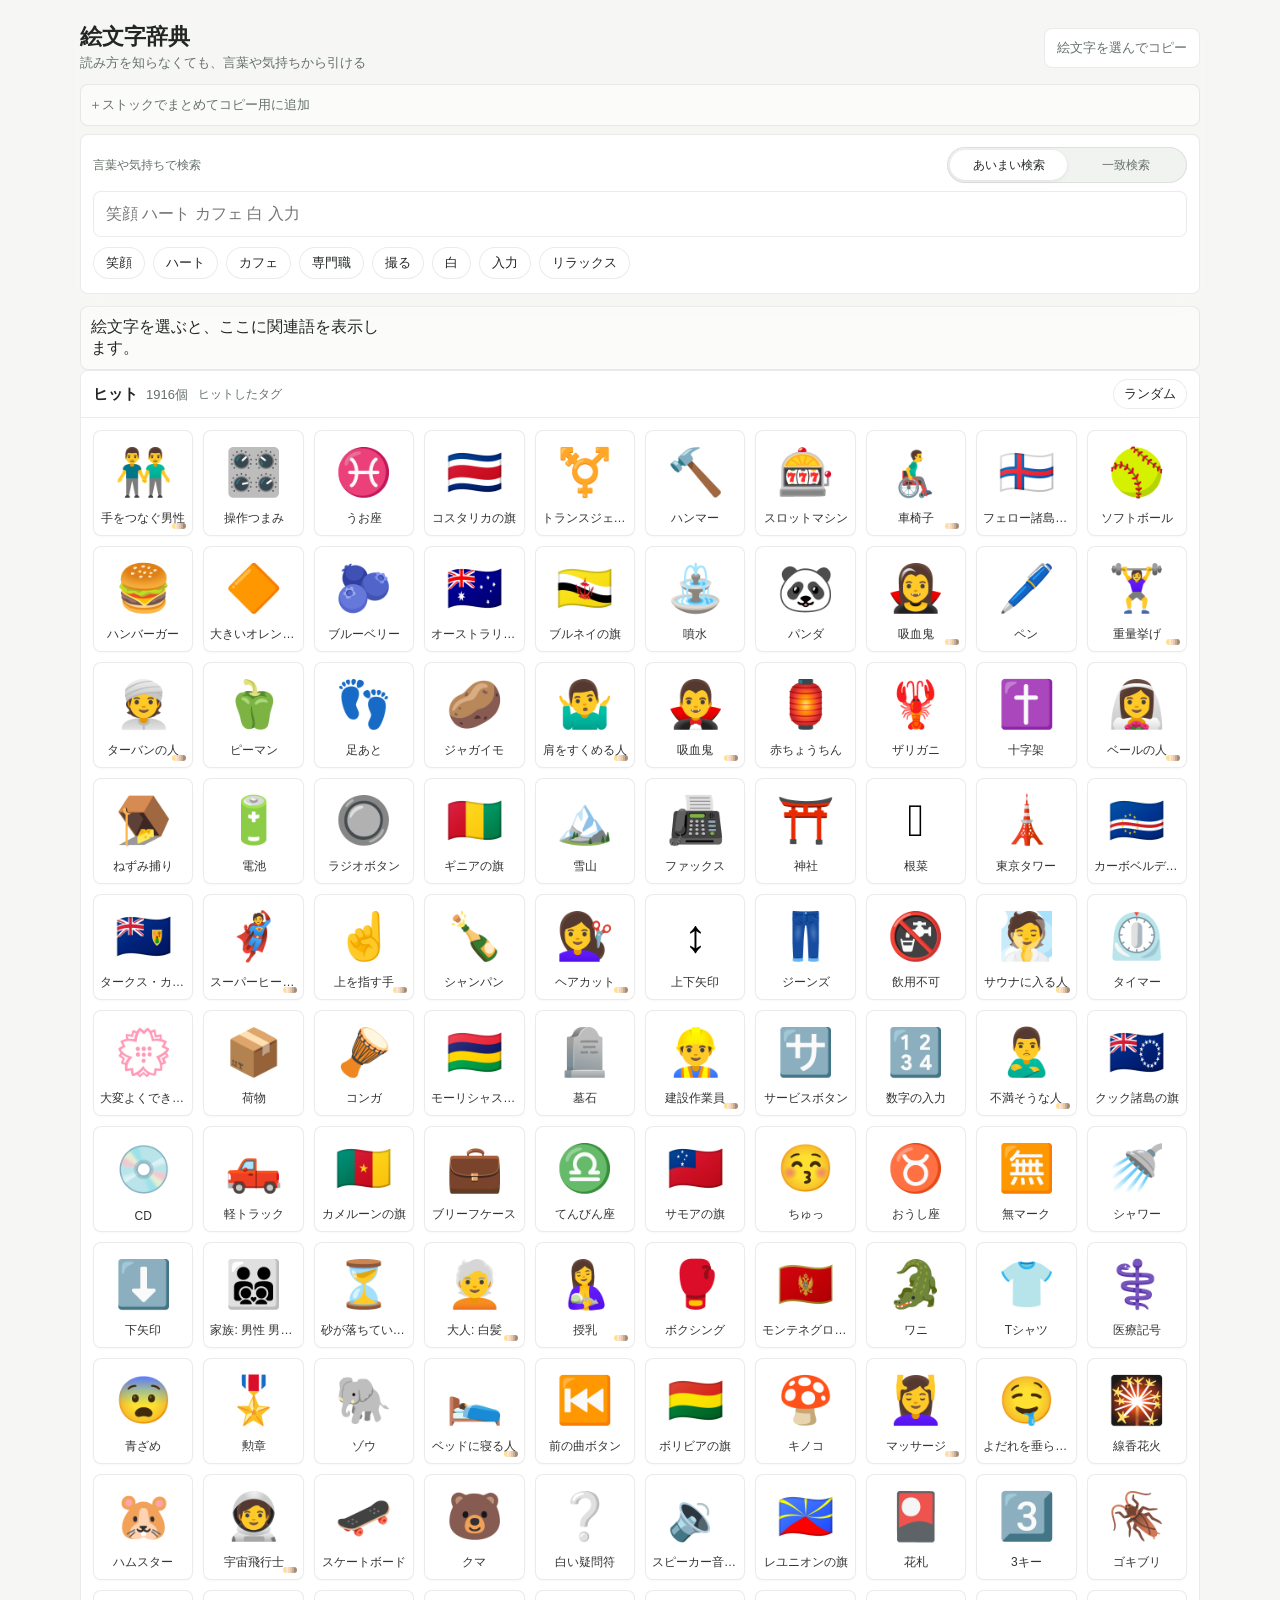
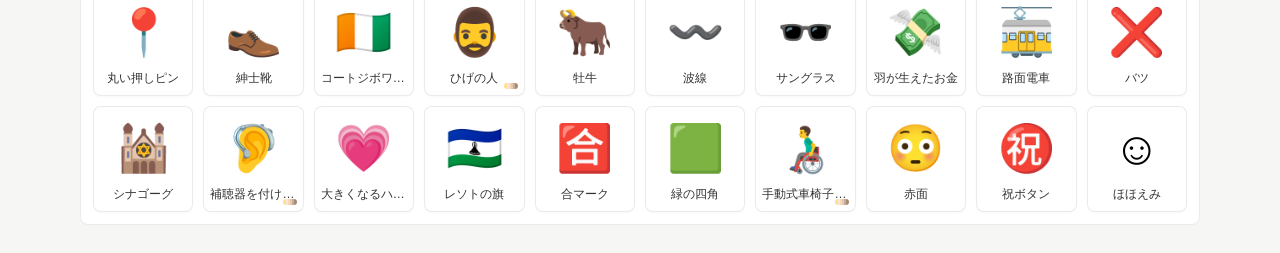
<file: dev/index.html>
<!doctype html>
<html lang="ja">
  <head>
    <meta charset="utf-8">
    <meta name="viewport" content="width=device-width, initial-scale=1">
    <meta name="description" content="読み方を知らなくても、言葉や気持ちから引ける絵文字辞典です。">
    <title>絵文字辞典 dev</title>
    <link rel="stylesheet" href="./styles.css">
  </head>
  <body>
    <main class="app-shell">
      <div class="sticky-workbench">
        <header class="topbar">
          <div>
            <h1>絵文字辞典</h1>
            <p>読み方を知らなくても、言葉や気持ちから引ける</p>
          </div>
          <button id="copyButton" class="copy-button" type="button" disabled>絵文字を選んでコピー</button>
        </header>

        <div id="stockWorkbench" class="stock-workbench stock-empty">＋ストックでまとめてコピー用に追加</div>

        <section class="search-panel" aria-label="検索">
          <div class="search-row">
            <label class="search-label" for="searchInput">言葉や気持ちで検索</label>
            <div class="search-mode" role="group" aria-label="検索方法">
              <button id="fuzzyModeButton" class="mode-button is-active" type="button">あいまい検索</button>
              <button id="exactModeButton" class="mode-button" type="button">一致検索</button>
            </div>
          </div>
          <input id="searchInput" type="search" autocomplete="off" placeholder="笑顔 ハート カフェ 白 入力">
          <div id="quickTags" class="quick-tags" aria-label="候補タグ"></div>
        </section>
      </div>

      <div id="selectedInline" class="selected-inline selected-empty">絵文字を選ぶと、ここに関連語を表示します。</div>

      <section class="result-pane" aria-label="検索結果">
        <div class="pane-heading">
          <div class="pane-title-line">
            <h2>ヒット</h2>
            <span id="resultCount" class="result-count">0個</span>
          </div>
          <div id="hitTags" class="hit-tags" aria-label="ヒットしたタグ"></div>
          <div class="pane-actions">
            <button id="randomResultsButton" class="random-button" type="button">ランダム</button>
          </div>
        </div>
        <div id="results" class="emoji-grid"></div>
      </section>
    </main>

    <script src="./data/emoji-data.js"></script>
    <script src="./app.js"></script>
  </body>
</html>
</file>
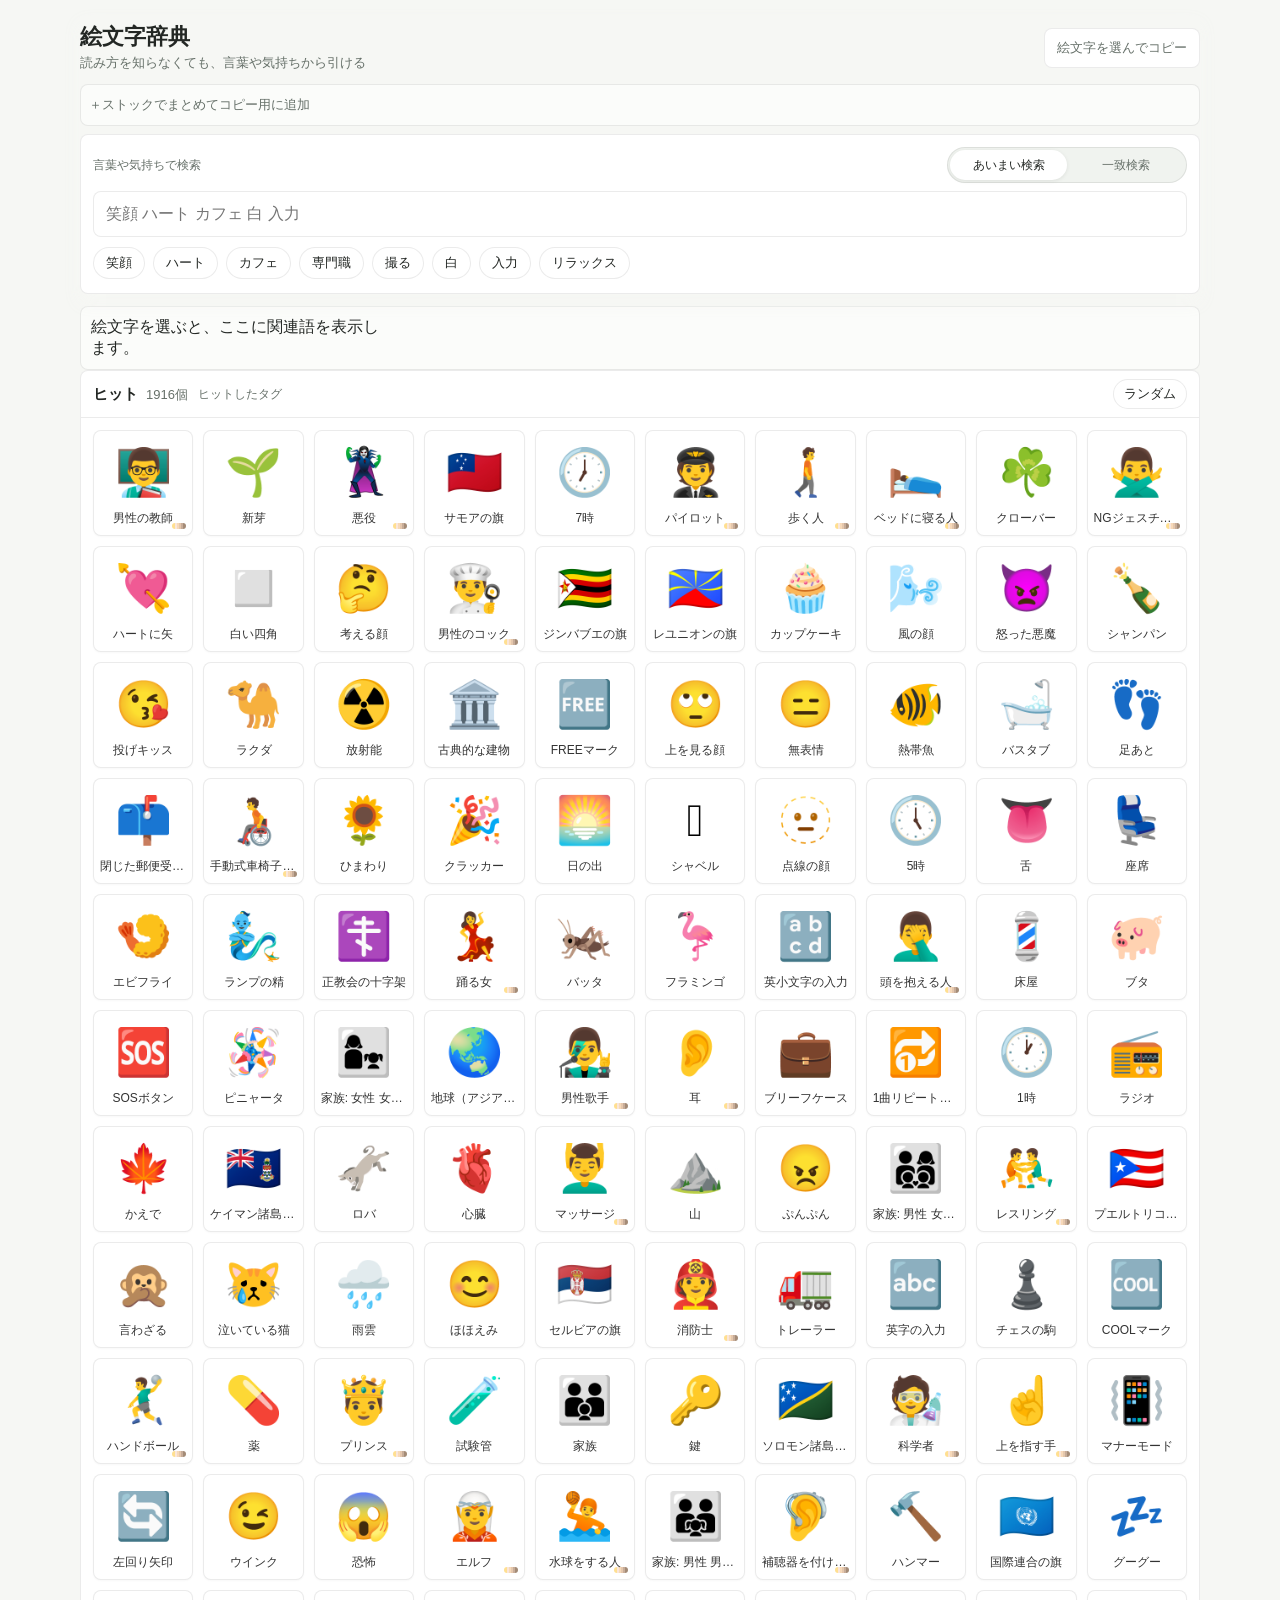
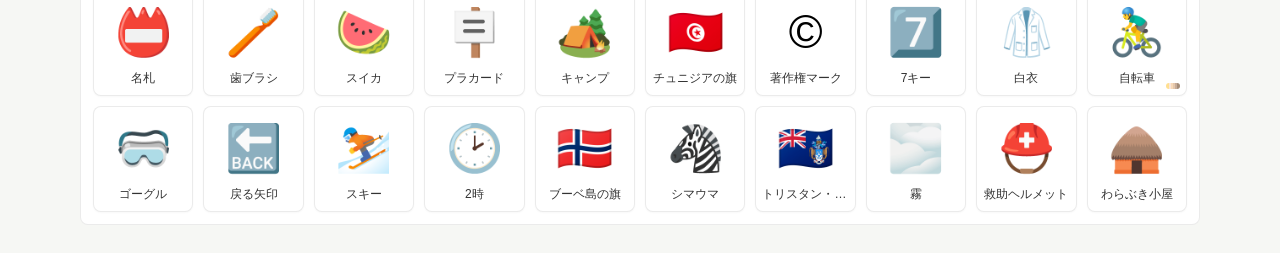
<file: site/index.html>
<!doctype html>
<html lang="ja">
  <head>
    <meta charset="utf-8">
    <meta name="viewport" content="width=device-width, initial-scale=1">
    <meta name="description" content="読み方を知らなくても、言葉や気持ちから引ける絵文字辞典です。">
    <title>絵文字辞典</title>
    <link rel="stylesheet" href="./styles.css">
  </head>
  <body>
    <main class="app-shell">
      <div class="sticky-workbench">
        <header class="topbar">
          <div>
            <h1>絵文字辞典</h1>
            <p>読み方を知らなくても、言葉や気持ちから引ける</p>
          </div>
          <button id="copyButton" class="copy-button" type="button" disabled>絵文字を選んでコピー</button>
        </header>

        <div id="stockWorkbench" class="stock-workbench stock-empty">＋ストックでまとめてコピー用に追加</div>

        <section class="search-panel" aria-label="検索">
          <div class="search-row">
            <label class="search-label" for="searchInput">言葉や気持ちで検索</label>
            <div class="search-mode" role="group" aria-label="検索方法">
              <button id="fuzzyModeButton" class="mode-button is-active" type="button">あいまい検索</button>
              <button id="exactModeButton" class="mode-button" type="button">一致検索</button>
            </div>
          </div>
          <input id="searchInput" type="search" autocomplete="off" placeholder="笑顔 ハート カフェ 白 入力">
          <div id="quickTags" class="quick-tags" aria-label="候補タグ"></div>
        </section>
      </div>

      <div id="selectedInline" class="selected-inline selected-empty">絵文字を選ぶと、ここに関連語を表示します。</div>

      <section class="result-pane" aria-label="検索結果">
        <div class="pane-heading">
          <div class="pane-title-line">
            <h2>ヒット</h2>
            <span id="resultCount" class="result-count">0個</span>
          </div>
          <div id="hitTags" class="hit-tags" aria-label="ヒットしたタグ"></div>
          <div class="pane-actions">
            <button id="randomResultsButton" class="random-button" type="button">ランダム</button>
          </div>
        </div>
        <div id="results" class="emoji-grid"></div>
      </section>
    </main>

    <script src="./data/emoji-data.js"></script>
    <script src="./app.js"></script>
  </body>
</html>
</file>
<file: dev/styles.css>
:root {
  color-scheme: light;
  --bg: #f6f7f4;
  --surface: #ffffff;
  --muted-surface: #f0f3ef;
  --line: rgba(0, 0, 0, 0.08);
  --line-strong: rgba(0, 0, 0, 0.16);
  --text: #232724;
  --muted: #667069;
  --accent: #0f766e;
  --accent-soft: rgba(15, 118, 110, 0.1);
  --shadow: 0 8px 28px rgba(35, 39, 36, 0.12);
}

* {
  box-sizing: border-box;
}

body {
  margin: 0;
  min-height: 100vh;
  background: var(--bg);
  color: var(--text);
  font-family: "Segoe UI", "Yu Gothic UI", "Meiryo", sans-serif;
}

button,
input {
  font: inherit;
}

button {
  -webkit-tap-highlight-color: transparent;
}

.app-shell {
  width: min(100% - 20px, 1120px);
  margin: 0 auto;
  padding: 16px 0 28px;
}

.sticky-workbench {
  position: sticky;
  top: 0;
  z-index: 20;
  background: var(--bg);
  padding-top: 8px;
  margin-top: -8px;
  box-shadow: 0 8px 16px rgba(246, 247, 244, 0.92);
}

.topbar {
  display: flex;
  align-items: center;
  justify-content: space-between;
  gap: 12px;
  margin-bottom: 12px;
}

h1,
h2,
p {
  margin: 0;
}

h1 {
  font-size: 22px;
  line-height: 1.2;
}

.topbar p {
  margin-top: 4px;
  color: var(--muted);
  font-size: 13px;
}

.copy-button,
.tag-button,
.random-button,
.wide-button {
  border: 1px solid var(--line);
  border-radius: 8px;
  background: var(--surface);
  color: var(--text);
  cursor: pointer;
}

.copy-button {
  min-width: 150px;
  min-height: 40px;
  padding: 0 12px;
  font-size: 13px;
  white-space: nowrap;
}

.copy-button:not(:disabled) {
  background: var(--accent);
  border-color: var(--accent);
  color: #fff;
}

.copy-button:disabled {
  color: var(--muted);
  cursor: not-allowed;
}

.search-panel {
  background: var(--surface);
  border: 1px solid var(--line);
  border-radius: 8px;
  padding: 12px;
  margin-bottom: 12px;
}

.search-row {
  display: flex;
  align-items: center;
  justify-content: space-between;
  gap: 10px;
  margin-bottom: 8px;
}

.search-label {
  flex: 0 0 auto;
  color: var(--muted);
  font-size: 12px;
}

.search-mode {
  display: grid;
  grid-template-columns: 1fr 1fr;
  width: min(100%, 240px);
  border: 1px solid var(--line);
  border-radius: 999px;
  background: var(--muted-surface);
  padding: 2px;
}

.mode-button {
  min-height: 30px;
  border: 0;
  border-radius: 999px;
  background: transparent;
  color: var(--muted);
  cursor: pointer;
  font-size: 12px;
}

.mode-button.is-active {
  background: var(--surface);
  color: var(--text);
  box-shadow: 0 1px 4px rgba(0, 0, 0, 0.08);
}

#searchInput {
  width: 100%;
  min-height: 46px;
  border: 1px solid var(--line);
  border-radius: 8px;
  padding: 0 12px;
  font-size: 16px;
  outline: none;
}

#searchInput:focus {
  border-color: var(--accent);
  box-shadow: 0 0 0 3px var(--accent-soft);
}

.quick-tags {
  display: flex;
  gap: 8px;
  margin-top: 10px;
  overflow-x: auto;
  padding-bottom: 2px;
  scrollbar-width: none;
}

.quick-tags::-webkit-scrollbar {
  display: none;
}

.tag-button {
  flex: 0 0 auto;
  min-height: 32px;
  border-radius: 999px;
  padding: 0 12px;
  font-size: 13px;
}

.result-pane {
  background: var(--surface);
  border: 1px solid var(--line);
  border-radius: 8px;
  overflow: hidden;
}

.pane-heading {
  display: flex;
  align-items: center;
  justify-content: space-between;
  gap: 10px;
  border-bottom: 1px solid var(--line);
  padding: 8px 12px;
}

.pane-title-line {
  display: flex;
  align-items: baseline;
  flex: 0 0 auto;
  gap: 8px;
  white-space: nowrap;
}

.pane-title-line h2 {
  font-size: 15px;
}

.result-count {
  color: var(--muted);
  font-size: 13px;
  font-variant-numeric: tabular-nums;
}

.hit-tags {
  display: flex;
  flex: 1 1 auto;
  gap: 6px;
  min-width: 0;
  overflow-x: auto;
  scrollbar-width: none;
}

.hit-tags::-webkit-scrollbar {
  display: none;
}

.hit-tags-label {
  flex: 0 0 auto;
  color: var(--muted);
  font-size: 12px;
  line-height: 30px;
}

.hit-tag-button {
  flex: 0 0 auto;
  min-height: 30px;
  border: 1px solid var(--line);
  border-radius: 999px;
  background: var(--accent-soft);
  color: var(--accent);
  padding: 0 10px;
  cursor: pointer;
  font-size: 12px;
}

.pane-actions {
  display: flex;
  align-items: center;
  gap: 8px;
}

.random-button {
  min-height: 30px;
  border-radius: 999px;
  padding: 0 10px;
  font-size: 13px;
}

.random-button:disabled {
  color: var(--muted);
  cursor: not-allowed;
}

.emoji-grid {
  display: grid;
  grid-template-columns: repeat(4, minmax(0, 1fr));
  gap: 8px;
  padding: 10px;
}

.emoji-card {
  position: relative;
  display: grid;
  grid-template-rows: 1fr auto;
  place-items: center;
  gap: 6px;
  min-width: 0;
  min-height: 94px;
  border: 1px solid var(--line);
  border-radius: 8px;
  background: var(--surface);
  padding: 8px 6px;
  cursor: pointer;
  box-shadow: 0 1px 2px rgba(0, 0, 0, 0.03);
}

.emoji-card:active,
.emoji-card:hover {
  border-color: var(--line-strong);
  background: #fafafa;
}

.emoji-card.is-selected {
  border-color: var(--accent);
  background: var(--accent-soft);
}

.emoji-card.is-stocked {
  border-color: rgba(15, 118, 110, 0.45);
}

.stocked-indicator {
  position: absolute;
  top: 5px;
  right: 5px;
  display: grid;
  place-items: center;
  width: 18px;
  height: 18px;
  border-radius: 999px;
  background: var(--accent);
  color: #fff;
  font-size: 12px;
  line-height: 1;
}

.skin-indicator {
  position: absolute;
  right: 6px;
  bottom: 6px;
  width: 14px;
  height: 6px;
  border-radius: 999px;
  background: linear-gradient(90deg, #ffcc4d 0 18%, #f7d7c4 18% 34%, #f2c28e 34% 50%, #d5a57a 50% 66%, #a57a5a 66% 82%, #6b4423 82% 100%);
  opacity: 0.62;
}

.emoji-char {
  display: grid;
  place-items: center;
  font-size: 40px;
  line-height: 1;
}

.emoji-name {
  width: 100%;
  overflow: hidden;
  text-align: center;
  text-overflow: ellipsis;
  white-space: nowrap;
  color: #333;
  font-size: 12px;
  font-weight: 400;
}

.empty-list {
  grid-column: 1 / -1;
  color: var(--muted);
  line-height: 1.6;
  padding: 18px 4px;
}

.selected-inline {
  border: 1px solid var(--line);
  border-radius: 8px;
  background: #fbfcfa;
  margin-top: 10px;
  padding: 10px;
}

.selected-empty {
  display: none;
}

.selected-summary {
  display: grid;
  grid-template-columns: 48px minmax(0, 1fr) auto;
  gap: 10px;
  align-items: center;
  margin-bottom: 8px;
}

.selected-emoji {
  font-size: 42px;
  line-height: 1;
}

.selected-title {
  min-width: 0;
}

.selected-name {
  overflow: hidden;
  text-overflow: ellipsis;
  white-space: nowrap;
  font-size: 17px;
  font-weight: 800;
}

.selected-en {
  overflow: hidden;
  text-overflow: ellipsis;
  white-space: nowrap;
  color: var(--muted);
  margin-top: 4px;
}

.stock-add-button,
.stock-copy-button,
.stock-clear-button,
.stock-emoji {
  border: 1px solid var(--line);
  border-radius: 999px;
  background: var(--surface);
  color: var(--text);
  cursor: pointer;
}

.stock-add-button {
  min-height: 32px;
  padding: 0 10px;
  white-space: nowrap;
  font-size: 12px;
}

.stock-workbench {
  display: grid;
  grid-template-columns: minmax(0, 1fr) auto;
  gap: 8px;
  align-items: center;
  min-height: 42px;
  border: 1px solid var(--line);
  border-radius: 8px;
  background: #fbfcfa;
  margin-bottom: 8px;
  padding: 5px 8px;
}

.stock-empty {
  display: grid;
  place-items: center start;
  color: var(--muted);
  font-size: 13px;
}

.stock-items {
  display: flex;
  gap: 4px;
  overflow-x: auto;
  scrollbar-width: thin;
}

.stock-emoji {
  position: relative;
  display: grid;
  place-items: center;
  flex: 0 0 auto;
  min-width: 34px;
  height: 34px;
  padding: 0 12px 0 6px;
  font-size: 22px;
}

.stock-remove-mark {
  position: absolute;
  top: -4px;
  right: -3px;
  display: grid;
  place-items: center;
  width: 15px;
  height: 15px;
  border-radius: 999px;
  background: #fff;
  border: 1px solid var(--line-strong);
  color: var(--muted);
  font-size: 11px;
  line-height: 1;
}

.stock-actions {
  display: flex;
  gap: 4px;
}

.stock-copy-button,
.stock-clear-button {
  min-height: 32px;
  padding: 0 9px;
  white-space: nowrap;
  font-size: 12px;
}

.stock-copy-button {
  background: var(--accent);
  border-color: var(--accent);
  color: #fff;
}

.skin-tone-selector {
  display: flex;
  align-items: center;
  gap: 6px;
  margin-top: 8px;
}

.skin-tone-dot {
  position: relative;
  display: grid;
  place-items: center;
  width: 24px;
  height: 24px;
  border: 0;
  border-radius: 999px;
  background: transparent;
  cursor: pointer;
  padding: 0;
}

.skin-tone-dot::before {
  content: "";
  width: 15px;
  height: 15px;
  border: 1px solid rgba(0, 0, 0, 0.15);
  border-radius: 50%;
  transition: transform 120ms ease;
}

.skin-tone-dot:hover::before,
.skin-tone-dot:focus-visible::before {
  transform: scale(1.15);
}

.skin-tone-dot[aria-current="true"]::after {
  position: absolute;
  bottom: 0;
  left: 6px;
  right: 6px;
  height: 2px;
  border-radius: 999px;
  background: var(--accent);
  content: "";
}

.skin-tone-default::before {
  background: #ffcc4d;
}

.skin-tone-light::before {
  background: #f7d7c4;
}

.skin-tone-medium-light::before {
  background: #f2c28e;
}

.skin-tone-medium::before {
  background: #d5a57a;
}

.skin-tone-medium-dark::before {
  background: #a57a5a;
}

.skin-tone-dark::before {
  background: #6b4423;
}

.chips {
  display: flex;
  flex-wrap: wrap;
  gap: 5px;
}

.merged-chips {
  padding-top: 2px;
}

.chip {
  min-height: 28px;
  border: 1px solid transparent;
  border-radius: 999px;
  color: var(--text);
  padding: 0 8px;
  font-size: 12px;
}

.chip-button {
  cursor: pointer;
}

.chip-button:hover {
  border-color: var(--accent);
  background: var(--accent-soft);
}

.chip-meaning {
  background: #e6f3ef;
}

.chip-usage {
  background: #fff1d6;
}

.chip-impression {
  background: #edf0ff;
}

.chip-class {
  background: #f1ece4;
  color: #5d5346;
}

.wide-button {
  width: 100%;
  min-height: 44px;
  margin-top: 14px;
  background: var(--accent);
  border-color: var(--accent);
  color: #fff;
}

@media (min-width: 720px) {
  .app-shell {
    width: min(100% - 32px, 1120px);
    padding-top: 24px;
  }

  .emoji-grid {
    grid-template-columns: repeat(auto-fill, minmax(96px, 1fr));
    gap: 10px;
    padding: 12px;
  }

  .emoji-card {
    min-height: 106px;
  }

  .emoji-char {
    font-size: 46px;
  }

  .selected-summary {
    grid-template-columns: 56px minmax(0, 1fr);
  }

  .selected-emoji {
    font-size: 50px;
  }

  .selected-inline {
    display: grid;
    grid-template-columns: minmax(220px, 300px) minmax(0, 1fr);
    gap: 12px;
    align-items: center;
  }

  .selected-summary {
    grid-template-columns: 56px minmax(0, 1fr) auto;
    grid-column: 1;
    grid-row: 1;
    margin-bottom: 0;
  }

  .merged-chips {
    grid-column: 2;
    grid-row: 1 / span 2;
  }
}

@media (max-width: 420px) {
  .search-row {
    align-items: stretch;
    flex-direction: column;
    gap: 6px;
  }

  .search-mode {
    width: 100%;
  }

  .pane-heading {
    display: grid;
    grid-template-columns: 1fr auto;
  }

  .hit-tags {
    grid-column: 1 / -1;
    order: 3;
  }
}
</file>
<file: site/styles.css>
:root {
  color-scheme: light;
  --bg: #f6f7f4;
  --surface: #ffffff;
  --muted-surface: #f0f3ef;
  --line: rgba(0, 0, 0, 0.08);
  --line-strong: rgba(0, 0, 0, 0.16);
  --text: #232724;
  --muted: #667069;
  --accent: #0f766e;
  --accent-soft: rgba(15, 118, 110, 0.1);
  --shadow: 0 8px 28px rgba(35, 39, 36, 0.12);
}

* {
  box-sizing: border-box;
}

body {
  margin: 0;
  min-height: 100vh;
  background: var(--bg);
  color: var(--text);
  font-family: "Segoe UI", "Yu Gothic UI", "Meiryo", sans-serif;
}

button,
input {
  font: inherit;
}

button {
  -webkit-tap-highlight-color: transparent;
}

.app-shell {
  width: min(100% - 20px, 1120px);
  margin: 0 auto;
  padding: 16px 0 28px;
}

.sticky-workbench {
  position: sticky;
  top: 0;
  z-index: 20;
  background: var(--bg);
  padding-top: 8px;
  margin-top: -8px;
  box-shadow: 0 8px 16px rgba(246, 247, 244, 0.92);
}

.topbar {
  display: flex;
  align-items: center;
  justify-content: space-between;
  gap: 12px;
  margin-bottom: 12px;
}

h1,
h2,
p {
  margin: 0;
}

h1 {
  font-size: 22px;
  line-height: 1.2;
}

.topbar p {
  margin-top: 4px;
  color: var(--muted);
  font-size: 13px;
}

.copy-button,
.tag-button,
.random-button,
.wide-button {
  border: 1px solid var(--line);
  border-radius: 8px;
  background: var(--surface);
  color: var(--text);
  cursor: pointer;
}

.copy-button {
  min-width: 150px;
  min-height: 40px;
  padding: 0 12px;
  font-size: 13px;
  white-space: nowrap;
}

.copy-button:not(:disabled) {
  background: var(--accent);
  border-color: var(--accent);
  color: #fff;
}

.copy-button:disabled {
  color: var(--muted);
  cursor: not-allowed;
}

.search-panel {
  background: var(--surface);
  border: 1px solid var(--line);
  border-radius: 8px;
  padding: 12px;
  margin-bottom: 12px;
}

.search-row {
  display: flex;
  align-items: center;
  justify-content: space-between;
  gap: 10px;
  margin-bottom: 8px;
}

.search-label {
  flex: 0 0 auto;
  color: var(--muted);
  font-size: 12px;
}

.search-mode {
  display: grid;
  grid-template-columns: 1fr 1fr;
  width: min(100%, 240px);
  border: 1px solid var(--line);
  border-radius: 999px;
  background: var(--muted-surface);
  padding: 2px;
}

.mode-button {
  min-height: 30px;
  border: 0;
  border-radius: 999px;
  background: transparent;
  color: var(--muted);
  cursor: pointer;
  font-size: 12px;
}

.mode-button.is-active {
  background: var(--surface);
  color: var(--text);
  box-shadow: 0 1px 4px rgba(0, 0, 0, 0.08);
}

#searchInput {
  width: 100%;
  min-height: 46px;
  border: 1px solid var(--line);
  border-radius: 8px;
  padding: 0 12px;
  font-size: 16px;
  outline: none;
}

#searchInput:focus {
  border-color: var(--accent);
  box-shadow: 0 0 0 3px var(--accent-soft);
}

.quick-tags {
  display: flex;
  gap: 8px;
  margin-top: 10px;
  overflow-x: auto;
  padding-bottom: 2px;
  scrollbar-width: none;
}

.quick-tags::-webkit-scrollbar {
  display: none;
}

.tag-button {
  flex: 0 0 auto;
  min-height: 32px;
  border-radius: 999px;
  padding: 0 12px;
  font-size: 13px;
}

.result-pane {
  background: var(--surface);
  border: 1px solid var(--line);
  border-radius: 8px;
  overflow: hidden;
}

.pane-heading {
  display: flex;
  align-items: center;
  justify-content: space-between;
  gap: 10px;
  border-bottom: 1px solid var(--line);
  padding: 8px 12px;
}

.pane-title-line {
  display: flex;
  align-items: baseline;
  flex: 0 0 auto;
  gap: 8px;
  white-space: nowrap;
}

.pane-title-line h2 {
  font-size: 15px;
}

.result-count {
  color: var(--muted);
  font-size: 13px;
  font-variant-numeric: tabular-nums;
}

.hit-tags {
  display: flex;
  flex: 1 1 auto;
  gap: 6px;
  min-width: 0;
  overflow-x: auto;
  scrollbar-width: none;
}

.hit-tags::-webkit-scrollbar {
  display: none;
}

.hit-tags-label {
  flex: 0 0 auto;
  color: var(--muted);
  font-size: 12px;
  line-height: 30px;
}

.hit-tag-button {
  flex: 0 0 auto;
  min-height: 30px;
  border: 1px solid var(--line);
  border-radius: 999px;
  background: var(--accent-soft);
  color: var(--accent);
  padding: 0 10px;
  cursor: pointer;
  font-size: 12px;
}

.pane-actions {
  display: flex;
  align-items: center;
  gap: 8px;
}

.random-button {
  min-height: 30px;
  border-radius: 999px;
  padding: 0 10px;
  font-size: 13px;
}

.random-button:disabled {
  color: var(--muted);
  cursor: not-allowed;
}

.emoji-grid {
  display: grid;
  grid-template-columns: repeat(4, minmax(0, 1fr));
  gap: 8px;
  padding: 10px;
}

.emoji-card {
  position: relative;
  display: grid;
  grid-template-rows: 1fr auto;
  place-items: center;
  gap: 6px;
  min-width: 0;
  min-height: 94px;
  border: 1px solid var(--line);
  border-radius: 8px;
  background: var(--surface);
  padding: 8px 6px;
  cursor: pointer;
  box-shadow: 0 1px 2px rgba(0, 0, 0, 0.03);
}

.emoji-card:active,
.emoji-card:hover {
  border-color: var(--line-strong);
  background: #fafafa;
}

.emoji-card.is-selected {
  border-color: var(--accent);
  background: var(--accent-soft);
}

.emoji-card.is-stocked {
  border-color: rgba(15, 118, 110, 0.45);
}

.stocked-indicator {
  position: absolute;
  top: 5px;
  right: 5px;
  display: grid;
  place-items: center;
  width: 18px;
  height: 18px;
  border-radius: 999px;
  background: var(--accent);
  color: #fff;
  font-size: 12px;
  line-height: 1;
}

.skin-indicator {
  position: absolute;
  right: 6px;
  bottom: 6px;
  width: 14px;
  height: 6px;
  border-radius: 999px;
  background: linear-gradient(90deg, #ffcc4d 0 18%, #f7d7c4 18% 34%, #f2c28e 34% 50%, #d5a57a 50% 66%, #a57a5a 66% 82%, #6b4423 82% 100%);
  opacity: 0.62;
}

.emoji-char {
  display: grid;
  place-items: center;
  font-size: 40px;
  line-height: 1;
}

.emoji-name {
  width: 100%;
  overflow: hidden;
  text-align: center;
  text-overflow: ellipsis;
  white-space: nowrap;
  color: #333;
  font-size: 12px;
  font-weight: 400;
}

.empty-list {
  grid-column: 1 / -1;
  color: var(--muted);
  line-height: 1.6;
  padding: 18px 4px;
}

.selected-inline {
  border: 1px solid var(--line);
  border-radius: 8px;
  background: #fbfcfa;
  margin-top: 10px;
  padding: 10px;
}

.selected-empty {
  display: none;
}

.selected-summary {
  display: grid;
  grid-template-columns: 48px minmax(0, 1fr) auto;
  gap: 10px;
  align-items: center;
  margin-bottom: 8px;
}

.selected-emoji {
  font-size: 42px;
  line-height: 1;
}

.selected-title {
  min-width: 0;
}

.selected-name {
  overflow: hidden;
  text-overflow: ellipsis;
  white-space: nowrap;
  font-size: 17px;
  font-weight: 800;
}

.selected-en {
  overflow: hidden;
  text-overflow: ellipsis;
  white-space: nowrap;
  color: var(--muted);
  margin-top: 4px;
}

.stock-add-button,
.stock-copy-button,
.stock-clear-button,
.stock-emoji {
  border: 1px solid var(--line);
  border-radius: 999px;
  background: var(--surface);
  color: var(--text);
  cursor: pointer;
}

.stock-add-button {
  min-height: 32px;
  padding: 0 10px;
  white-space: nowrap;
  font-size: 12px;
}

.stock-workbench {
  display: grid;
  grid-template-columns: minmax(0, 1fr) auto;
  gap: 8px;
  align-items: center;
  min-height: 42px;
  border: 1px solid var(--line);
  border-radius: 8px;
  background: #fbfcfa;
  margin-bottom: 8px;
  padding: 5px 8px;
}

.stock-empty {
  display: grid;
  place-items: center start;
  color: var(--muted);
  font-size: 13px;
}

.stock-items {
  display: flex;
  gap: 4px;
  overflow-x: auto;
  scrollbar-width: thin;
}

.stock-emoji {
  position: relative;
  display: grid;
  place-items: center;
  flex: 0 0 auto;
  min-width: 34px;
  height: 34px;
  padding: 0 12px 0 6px;
  font-size: 22px;
}

.stock-remove-mark {
  position: absolute;
  top: -4px;
  right: -3px;
  display: grid;
  place-items: center;
  width: 15px;
  height: 15px;
  border-radius: 999px;
  background: #fff;
  border: 1px solid var(--line-strong);
  color: var(--muted);
  font-size: 11px;
  line-height: 1;
}

.stock-actions {
  display: flex;
  gap: 4px;
}

.stock-copy-button,
.stock-clear-button {
  min-height: 32px;
  padding: 0 9px;
  white-space: nowrap;
  font-size: 12px;
}

.stock-copy-button {
  background: var(--accent);
  border-color: var(--accent);
  color: #fff;
}

.skin-tone-selector {
  display: flex;
  align-items: center;
  gap: 6px;
  margin-top: 8px;
}

.skin-tone-dot {
  position: relative;
  display: grid;
  place-items: center;
  width: 24px;
  height: 24px;
  border: 0;
  border-radius: 999px;
  background: transparent;
  cursor: pointer;
  padding: 0;
}

.skin-tone-dot::before {
  content: "";
  width: 15px;
  height: 15px;
  border: 1px solid rgba(0, 0, 0, 0.15);
  border-radius: 50%;
  transition: transform 120ms ease;
}

.skin-tone-dot:hover::before,
.skin-tone-dot:focus-visible::before {
  transform: scale(1.15);
}

.skin-tone-dot[aria-current="true"]::after {
  position: absolute;
  bottom: 0;
  left: 6px;
  right: 6px;
  height: 2px;
  border-radius: 999px;
  background: var(--accent);
  content: "";
}

.skin-tone-default::before {
  background: #ffcc4d;
}

.skin-tone-light::before {
  background: #f7d7c4;
}

.skin-tone-medium-light::before {
  background: #f2c28e;
}

.skin-tone-medium::before {
  background: #d5a57a;
}

.skin-tone-medium-dark::before {
  background: #a57a5a;
}

.skin-tone-dark::before {
  background: #6b4423;
}

.chips {
  display: flex;
  flex-wrap: wrap;
  gap: 5px;
}

.merged-chips {
  padding-top: 2px;
}

.chip {
  min-height: 28px;
  border: 1px solid transparent;
  border-radius: 999px;
  color: var(--text);
  padding: 0 8px;
  font-size: 12px;
}

.chip-button {
  cursor: pointer;
}

.chip-button:hover {
  border-color: var(--accent);
  background: var(--accent-soft);
}

.chip-meaning {
  background: #e6f3ef;
}

.chip-usage {
  background: #fff1d6;
}

.chip-impression {
  background: #edf0ff;
}

.chip-class {
  background: #f1ece4;
  color: #5d5346;
}

.wide-button {
  width: 100%;
  min-height: 44px;
  margin-top: 14px;
  background: var(--accent);
  border-color: var(--accent);
  color: #fff;
}

@media (min-width: 720px) {
  .app-shell {
    width: min(100% - 32px, 1120px);
    padding-top: 24px;
  }

  .emoji-grid {
    grid-template-columns: repeat(auto-fill, minmax(96px, 1fr));
    gap: 10px;
    padding: 12px;
  }

  .emoji-card {
    min-height: 106px;
  }

  .emoji-char {
    font-size: 46px;
  }

  .selected-summary {
    grid-template-columns: 56px minmax(0, 1fr);
  }

  .selected-emoji {
    font-size: 50px;
  }

  .selected-inline {
    display: grid;
    grid-template-columns: minmax(220px, 300px) minmax(0, 1fr);
    gap: 12px;
    align-items: center;
  }

  .selected-summary {
    grid-template-columns: 56px minmax(0, 1fr) auto;
    grid-column: 1;
    grid-row: 1;
    margin-bottom: 0;
  }

  .merged-chips {
    grid-column: 2;
    grid-row: 1 / span 2;
  }
}

@media (max-width: 420px) {
  .search-row {
    align-items: stretch;
    flex-direction: column;
    gap: 6px;
  }

  .search-mode {
    width: 100%;
  }

  .pane-heading {
    display: grid;
    grid-template-columns: 1fr auto;
  }

  .hit-tags {
    grid-column: 1 / -1;
    order: 3;
  }
}
</file>
